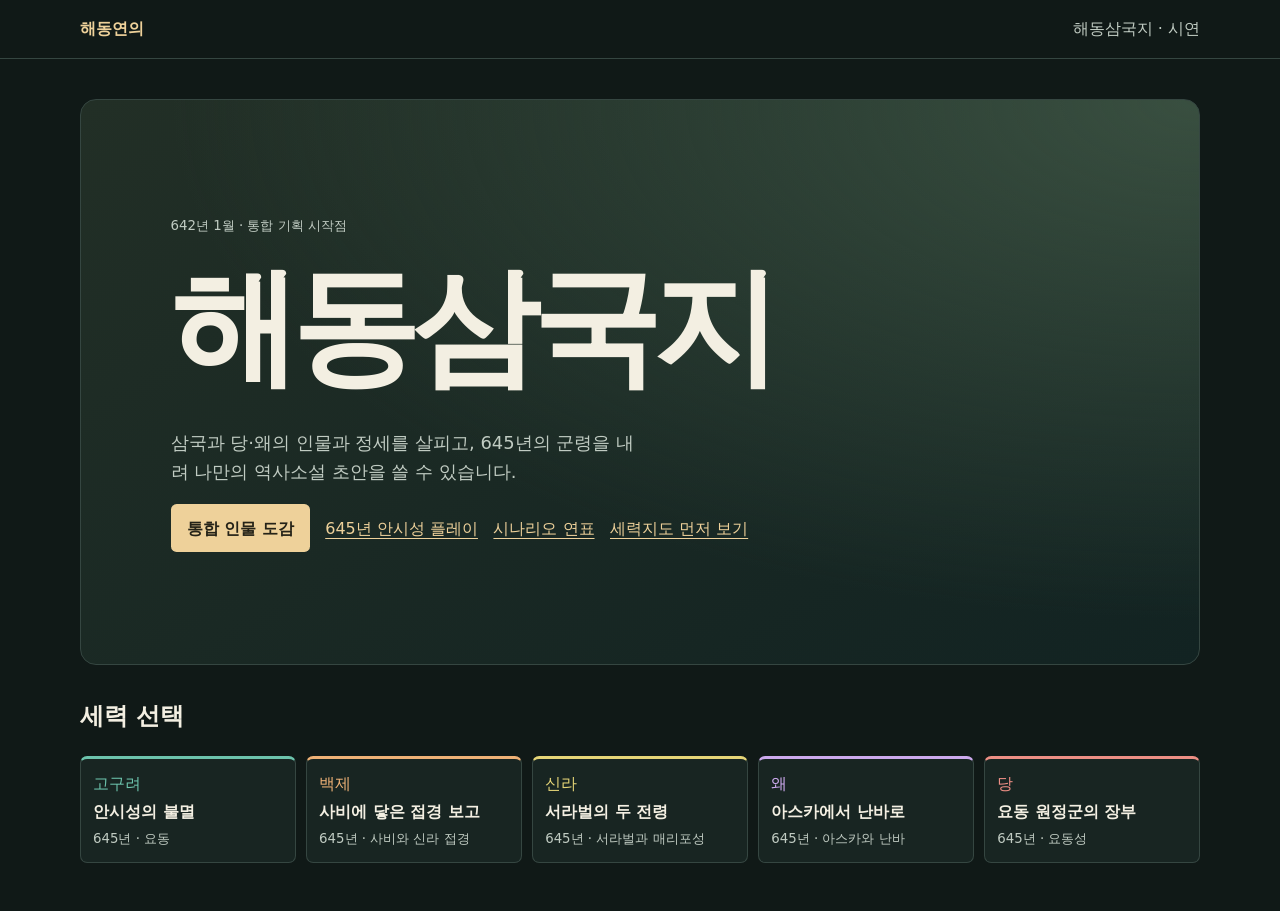
<file: scenario-preview/index.html>
<!doctype html>
<html lang="ko">
<head>
<meta charset="utf-8">
<meta name="viewport" content="width=device-width, initial-scale=1">
<meta name="description" content="동아시아 역사 인물과 국가, 발해까지의 시나리오를 살펴보고 645년 다섯 세력의 군령을 체험합니다.">
<title>해동연의 · 해동삼국지</title>
<link rel="stylesheet" href="./style.css">
<link rel="stylesheet" href="./history.css">
<script defer src="./data.js"></script>
<script defer src="./coastline.js"></script>
<script defer src="./simulation.js"></script>
<script defer src="./history-data.js"></script>
<script defer src="./strategy.js"></script>
<script defer src="./history.js"></script>
<script defer src="./app.js"></script>
</head>
<body>
<header class="mast"><a href="#">해동연의</a><span>해동삼국지 · 시연</span></header>
<main>
  <noscript><p role="status">세력지도와 인물 열전을 보려면 브라우저에서 JavaScript를 켜 주세요.</p></noscript>
  <section id="intro" class="hero" aria-labelledby="title">
    <small>642년 1월 · 통합 기획 시작점</small>
    <h1 id="title">해동삼국지</h1>
    <p>삼국과 당·왜의 인물과 정세를 살피고, 645년의 군령을 내려 나만의 역사소설 초안을 쓸 수 있습니다.</p>
    <a class="action" href="#people">통합 인물 도감</a>
    <a class="hero-link" href="#play/gog">645년 안시성 플레이</a>
    <a class="hero-link" href="#timeline">시나리오 연표</a>
    <a class="hero-link" href="#map">세력지도 먼저 보기</a>
  </section>
  <section id="choose" aria-labelledby="faction-title">
    <h2 id="faction-title">세력 선택</h2>
    <div id="campaigns" class="campaigns"></div>
  </section>
  <section id="scenario" hidden>
    <div class="context"><small>645년 · 5국 시뮬레이션</small><h1 id="scenario-title">해동삼국지</h1></div>
    <nav aria-label="시나리오 메뉴"><a href="#map">세력지도</a><a href="#people">통합 도감</a><a href="#timeline">시나리오 연표</a><a href="#brief">안시성 브리핑</a><a id="play-nav" href="#play/gog">플레이</a><a id="story-nav" href="#story/gog">내 소설</a><a href="#concept">기획</a><a href="#">세력 선택</a></nav>
    <section id="history-view" hidden>
      <nav id="history-nav" class="history-nav" aria-label="통합 기획 메뉴">
        <a href="#people">인물</a><a href="#polity">국가·가문</a><a href="#timeline">연표</a><a href="#relations">외교·전선</a><a href="#frontiers">변경 세력</a><a href="#growth">성장·노화</a><a href="#balhae">발해</a><a href="#evidence">출처</a><a href="#strategy">전략 AI</a>
      </nav>
      <div id="history-content"></div>
    </section>
    <section id="map-view" hidden>
      <h2 tabindex="-1">세력지도</h2>
      <p>현대 해안선을 바탕으로 역사 거점의 대략적인 위치를 표시합니다. 모호한 성곽 위치는 목록에서 확인할 수 있습니다.</p>
      <div id="map-controls" class="map-controls" aria-label="지도 권역"></div>
      <div class="map-layout">
        <div>
          <div id="map" class="map" aria-label="5국 세력과 거점 지도"><canvas id="coastline" aria-hidden="true"></canvas><div id="markers"></div></div>
          <ul id="legend" class="legend" aria-label="세력 범례"></ul>
          <p class="caption">색은 시연에서의 거점 소속을 뜻합니다. 연결로는 플레이용이며 당대 국경선과 실측 경로는 표시하지 않습니다. <a href="https://www.naturalearthdata.com/downloads/50m-physical-vectors/50m-land/">해안선 자료</a></p>
        </div>
        <div class="panel"><h3>거점 목록</h3><div id="sites" class="site-list"></div></div>
      </div>
    </section>
    <section id="people-view" hidden>
      <h2 tabindex="-1">645년 시연 인물과 배역</h2>
      <p>645년 전후의 참고 인물과 시연 배치입니다. 창작 인물과 가상 배역은 이 화면에서 확인할 수 있습니다. <a href="#people">통합 역사 인물 도감</a></p>
      <ul id="counts" class="legend"></ul>
      <form id="filters" class="filters">
        <label>이름·이명 <input id="query" type="search" placeholder="예  이세적"></label>
        <label>세력 <select id="nation"><option value="">전체</option></select></label>
        <label>역할 <select id="role"><option value="">전체</option></select></label>
        <label>출처 유형 <select id="evidence"><option value="historical">기록·전승 우선</option><option value="">전체</option><option>정사</option><option>금석문</option><option>야사·전승</option><option>전승</option><option>창작</option></select></label>
        <label>배치 여부 <select id="assigned"><option value="">전체</option><option value="yes">배치</option><option value="no">미배치</option></select></label>
      </form>
      <p id="count" role="status"></p>
      <div id="roster" class="roster"></div>
    </section>
    <section id="detail" class="panel detail" hidden></section>
    <section id="play" class="panel detail" hidden></section>
    <section id="story" class="panel detail" hidden></section>
    <section id="concept" class="panel detail" hidden>
      <h2 tabindex="-1">게임에서 소설까지</h2>
      <p>해동삼국지는 실제 사건과 인물 자료를 바탕으로 서로 다른 선택의 결과를 살펴보는 역사 시뮬레이션입니다. 이번 시연은 645년의 다섯 세력이 마주한 상황을 네 번의 명령으로 체험합니다.</p>
      <dl class="facts">
        <dt>초보자 코스</dt><dd>고구려 선택, 안시성 수비와 구원 준비, 군령 결과 확인, 소설 초안 저장 순으로 이어집니다.</dd>
        <dt>5국 플레이</dt><dd>백제는 사비와 접경, 신라는 서라벌과 매리포성, 왜는 아스카와 난바, 당은 요동 원정의 판단을 다룹니다.</dd>
        <dt>플레이 기록</dt><dd>선택한 군령과 전후 지표를 브라우저에 저장합니다. 기록에서 소설 초안을 만들고 Markdown 파일로 저장해 편집할 수 있습니다.</dd>
        <dt>참고 소설</dt><dd>역사와 사료를 바탕으로 별도로 쓰는 《해동연의》는 배경과 문체 참고 자료입니다. 플레이어의 소설에는 그 판에서 내린 결정과 발생한 결과가 반영됩니다.</dd>
      </dl>
      <p><a href="https://github.com/channyworks/haedong/blob/main/docs/PLAY_TO_NOVEL.md">상세 기획과 개발 범위</a></p>
    </section>
    <section id="brief" class="panel detail" hidden>
      <h2 tabindex="-1">내정 직전 브리핑</h2>
      <p>첫 군령 전, 안시성 수비와 오골성 수송에 배치할 인물을 확인합니다. 준비는 3턴, 턴마다 명령 2개를 잠정 기준으로 합니다.</p>
      <dl class="facts">
        <dt>성벽 보수</dt><dd>안시성의 방어 상태를 높입니다.</dd>
        <dt>군량 수송</dt><dd>오골성의 수송대가 도착하면 안시성 비축이 늘어납니다.</dd>
        <dt>병력 재배치</dt><dd>성벽·성문·예비대의 초기 배치를 바꿉니다.</dd>
        <dt>정찰</dt><dd>토산 진척과 접근로 보고를 갱신합니다.</dd>
        <dt>구원 요청</dt><dd>승인 시 출발과 예상 도착 시각을 확인합니다.</dd>
      </dl>
      <p><strong>전투 기준점</strong> · 상대 17일 10시, 토산 완성도 53%, 구원군 출진. 내정 준비 시작 시각은 설계 중입니다.</p>
      <p><a href="#site/ansi">안시성 상태 확인</a> · <a href="#site/ogol">오골성 상태 확인</a></p>
    </section>
  </section>
</main>
</body>
</html>
</file>
<file: scenario-preview/style.css>
:root{color-scheme:dark;--bg:#101917;--panel:#182522;--line:#354641;--ink:#f3efe2;--muted:#c0cbc2;--gold:#eed19a;font:16px/1.6 system-ui,"Malgun Gothic",sans-serif}
*{box-sizing:border-box}
body{margin:0;background:var(--bg);color:var(--ink)}
a{color:var(--gold);text-underline-offset:.22em}
a:focus-visible,input:focus-visible,select:focus-visible,button:focus-visible,textarea:focus-visible{outline:2px solid var(--gold);outline-offset:3px}
[hidden]{display:none!important}
.mast{display:flex;justify-content:space-between;align-items:center;padding:1rem max(1rem,calc((100% - 70rem)/2));border-bottom:1px solid var(--line);gap:1rem}
.mast a{font-weight:800;text-decoration:none;white-space:nowrap}
.mast span,small,p,dd{color:var(--muted)}
main{max-width:72rem;margin:auto;padding:clamp(1rem,4vw,2.5rem) 1rem 3rem}
h1,h2,h3,p{margin-top:0}
h1{font-family:Georgia,"Batang",serif;letter-spacing:-.06em;line-height:1.13}
.hero{padding:clamp(2rem,9vw,7rem) clamp(1.25rem,7vw,6rem);border:1px solid var(--line);border-radius:1rem;background:radial-gradient(ellipse at top right,#394f40,transparent 65%),linear-gradient(150deg,#222f26,#122322)}
.hero h1{font-size:clamp(3.6rem,12vw,8rem);margin:.15em 0 .22em}
.hero p{font-size:1.12rem;max-width:30rem}
.action{display:inline-block;background:var(--gold);color:#252318;padding:.7rem 1rem;border-radius:.35rem;text-decoration:none;font-weight:750}
.context h1{font-size:clamp(2.4rem,7vw,4.5rem);margin:.12em 0 .35em}
nav,.legend,.filters{display:flex;flex-wrap:wrap;gap:.5rem}
nav{margin-bottom:1.6rem}
nav a,.legend li,.tag{padding:.38rem .65rem;border:1px solid var(--line);border-radius:.35rem;text-decoration:none}
nav a[aria-current]{background:var(--gold);color:#252318}
.panel{background:var(--panel);border:1px solid var(--line);padding:1rem;border-radius:.65rem}
.map-layout{display:grid;grid-template-columns:minmax(0,1fr) minmax(14rem,19rem);gap:1rem}
.map{position:relative;isolation:isolate;min-height:19rem;aspect-ratio:1.85;background:#132b35;border:1px solid var(--line);overflow:hidden;border-radius:.6rem}
.map canvas{position:absolute;inset:0;width:100%;height:100%;pointer-events:none}
.pin{position:absolute;translate:-50% -50%;z-index:2;display:grid;place-items:center;min-height:26px;padding:0 .35rem;white-space:nowrap;font-size:.8rem;text-decoration:none;color:var(--ink);text-shadow:0 1px 4px #000;background:#0e181cdb;border:1px solid var(--color);border-radius:.35rem}
.pin.dot{min-height:22px;width:22px;z-index:1;border:0;border-radius:50%;background:#12232bdf;color:var(--color);font-size:1.7rem;line-height:.75}
.pin.dot:focus-visible,.pin.dot:hover{z-index:3;color:var(--ink)}
.pin:hover,.pin:focus-visible{z-index:2;background:#263b3d}
.legend{list-style:none;padding:0;margin:.8rem 0 1.3rem}
.legend li{color:var(--color);background:#182522}
.site-list,.roster{display:grid;gap:.5rem}
.roster{grid-template-columns:repeat(auto-fit,minmax(min(100%,14rem),1fr))}
.site-list a,.roster a{display:flex;gap:.5rem;align-items:center;justify-content:space-between;min-height:44px;padding:.46rem .65rem;border:1px solid var(--line);border-radius:.35rem;text-decoration:none;color:var(--ink)}
.site-list a:hover,.roster a:hover{border-color:var(--gold)}
.site-list span,.roster span{font-size:.875rem;color:var(--muted)}
.filters{margin-top:1rem}
.filters label{display:grid;gap:.2rem;flex:1 1 8rem}
input,select,textarea{width:100%;min-height:44px;background:var(--panel);color:var(--ink);border:1px solid var(--line);border-radius:.35rem;padding:.45rem;font:inherit}
.hero-link{display:inline-block;margin:.5rem .65rem .25rem 0}
.action + .hero-link{margin-left:.65rem}
#choose{margin-top:2rem}
.campaigns{display:grid;grid-template-columns:repeat(auto-fit,minmax(min(100%,11.5rem),1fr));gap:.65rem}
.campaign{display:grid;gap:.2rem;padding:.75rem;border:1px solid var(--line);border-top:3px solid var(--color);border-radius:.45rem;color:var(--color);text-decoration:none;background:var(--panel)}
.campaign strong{color:var(--ink)}
.campaign:hover{border-color:var(--color)}
.map-controls,.orders{display:flex;flex-wrap:wrap;gap:.45rem;margin:.75rem 0}
button{min-height:44px;padding:.45rem .7rem;font:inherit;color:var(--ink);background:#253630;border:1px solid var(--line);border-radius:.4rem;cursor:pointer}
button:hover,button[aria-pressed="true"]{border-color:var(--gold);color:var(--gold)}
.orders button{display:grid;gap:.2rem;text-align:left}
.orders small,.caption{font-size:.88rem}
.notice{margin:1rem 0;padding:.7rem;border-left:3px solid var(--gold);background:#252f25}
.history{padding-left:1.45rem}
.history li{margin-bottom:.35rem}
.quiet-button{display:block;margin-top:.8rem}
.detail label{display:block;margin:.75rem 0}
textarea{resize:vertical}
.story-reading{margin:1.25rem 0;padding:clamp(1rem,4vw,2rem);background:#202c25;border:1px solid var(--line);border-radius:.45rem}
.story-reading h3{font-family:Georgia,"Batang",serif;font-size:1.75rem;color:var(--gold);margin:.3rem 0 1rem}
.story-reading p{max-width:37rem;line-height:1.8}
.story-reading p:last-child{margin-bottom:0}
.detail{max-width:47rem}
.facts{display:grid;grid-template-columns:max-content 1fr;gap:.55rem 1rem}
.facts dd{margin:0;min-width:0}
.facts dt{font-weight:bold}
.tone{color:var(--color)}
@media(max-width:75rem){.mast{padding-inline:1rem}}
@media(max-width:720px){.map-layout{grid-template-columns:1fr}.map{min-height:14rem}.pin{font-size:.72rem;padding:0 .16rem}.facts{grid-template-columns:minmax(5.5rem,auto) 1fr}}
</file>
<file: scenario-preview/history.css>
#history-view {
  padding-top: .75rem;
  border-top: 1px solid var(--line);
}

.history-nav a {
  border-color: transparent;
  font-size: .94rem;
}

.history-nav a[aria-current] {
  background: #283a33;
  border-color: var(--gold);
  color: var(--gold);
}

.history-title {
  color: var(--gold);
  font-size: clamp(1.55rem, 4vw, 2.35rem);
  margin: 0 0 .3rem;
}

.history-caption { max-width: 62ch; }
.history-grid, .history-roster {
  display: grid;
  grid-template-columns: repeat(auto-fit, minmax(min(100%, 26rem), 1fr));
  gap: .8rem;
  margin: .8rem 0 1.25rem;
}

.history-roster { grid-template-columns: repeat(auto-fill, minmax(min(100%, 12.5rem), 1fr)); }
.history-filters {
  display: grid;
  grid-template-columns: repeat(auto-fit, minmax(min(100%, 9.5rem), 1fr));
  align-items: end;
  gap: .6rem;
  margin: .85rem 0;
}
.history-filters input, .history-filters select, .history-card select { width: 100%; }
.history-filters .quiet-button { min-height: 2.65rem; }
.history-person {
  text-align: left;
  font-weight: 700;
  background: #172521;
  border: 1px solid var(--line);
  border-left: 3px solid var(--faction-color);
  border-radius: .45rem;
  padding: .7rem .8rem;
  min-height: 5.75rem;
}
.history-person:hover { background: #22342d; }
.history-person small, .history-status { display: block; font-size: .83rem; font-weight: 400; }
.history-status { color: var(--gold); margin-top: .18rem; }
.history-results { margin: .8rem 0 .25rem; }
.history-card { min-width: 0; overflow-wrap: anywhere; }
.history-card h3 { color: var(--gold); margin-bottom: .4rem; }
.history-card h4 { margin: .65rem 0 .15rem; }
.history-card p { margin-bottom: .7rem; }
.history-card > a { display: inline-block; margin: .35rem .8rem .1rem 0; }
.history-card + h3, .history-chips + h3 { margin-top: 1rem; }
.history-bottom { display: inline-block; margin: .6rem 0; }
.history-svg { display: block; width: 100%; height: auto; max-width: 38rem; margin: .45rem auto; }
.chart-grid { fill: none; stroke: #587067; stroke-width: 1; }
.chart-label { fill: var(--ink); font-size: 15px; }
.network-node { fill: #243731; stroke: #657c68; }
.network-link { stroke: #c9a979; stroke-width: 2.5px; }
.network-link.war { stroke: #ec8e84; stroke-dasharray: 8 3; }
.network-link.ally { stroke: #e5d577; }
.network-link.support { stroke: #9fbdf3; stroke-dasharray: 3 3; }
.history-edge-list, .history-sources { padding-left: 1.25rem; margin: .55rem 0; }
.history-edge-list li, .history-sources li { margin: .22rem 0; }
.history-sources small, .history-sources li > span + span, .history-sources q, .history-sources li > small + span { display: block; }
.history-chips { display: flex; flex-wrap: wrap; gap: .4rem; margin: .55rem 0; }
.history-text-button {
  padding: 0;
  border: 0;
  background: transparent;
  color: var(--gold);
  text-decoration: underline;
  font: inherit;
}
.history-table-wrap { overflow-x: auto; }
.history-table { border-collapse: collapse; width: 100%; font-size: .88rem; }
.history-table th, .history-table td { text-align: left; padding: .2rem .45rem; border-bottom: 1px solid var(--line); }
.history-table th:first-child { min-width: 4.2rem; }
.history-table thead th { color: var(--gold); }
.history-table-wrap + .history-table-wrap { margin-top: .8rem; }
.history-dialog {
  color: var(--ink);
  background: var(--panel);
  border: 1px solid #657c68;
  border-radius: .65rem;
  width: min(44rem, calc(100% - 1.5rem));
  max-height: 88dvh;
  padding: 1.1rem;
  overflow-wrap: anywhere;
  overscroll-behavior: contain;
}
.history-dialog::backdrop { background: #07110edb; }
.history-dialog-title { display: flex; align-items: start; justify-content: space-between; gap: .65rem; }
.history-dialog-title h2 { color: var(--gold); }
.history-dialog h3 { margin: 1rem 0 .2rem; }
.history-transfers { padding-left: 1.4rem; }
.history-timeline { list-style: none; padding: 0; margin: .6rem 0; }
.history-timeline > li { display: grid; grid-template-columns: 7rem minmax(0, 1fr); gap: .7rem; margin: .65rem 0; }
.history-timeline time { color: var(--gold); font-weight: 750; border-inline-end: 1px solid var(--line); padding: .75rem .25rem; }
.history-frontier-map { background: #172b31; border: 1px solid var(--line); border-radius: .5rem; }
.frontier-land { fill: #34463a; stroke: #829382; stroke-width: 1.5px; }
.frontier-pin { fill: #c2c4b4; stroke: var(--bg); stroke-width: 1.5px; }
.frontier-pin.independent { fill: #e5d577; }
.frontier-pin.frontier { fill: #9fbdf3; }
.frontier-number { fill: #09160e; font-size: 11px; font-weight: 800; }
.growth-cursor { stroke: var(--ink); stroke-width: 1.8px; }
.growth-legend { display: flex; flex-wrap: wrap; gap: .4rem 1.25rem; }
#history-view input[type="range"] { display: block; accent-color: var(--gold); width: min(100%, 32rem); }
.history-turns > li { padding: .35rem 0; }

@media (max-width: 36rem) {
  .history-nav { gap: .22rem; }
  .history-nav a { font-size: .88rem; padding: .3rem .5rem; }
  .history-timeline > li { grid-template-columns: 1fr; gap: .15rem; }
  .history-timeline time { padding: .15rem .3rem; border-inline-end: 0; border-inline-start: 2px solid var(--gold); }
  .history-table { font-size: .82rem; }
  .chart-label { font-size: 17px; }
}
</file>
